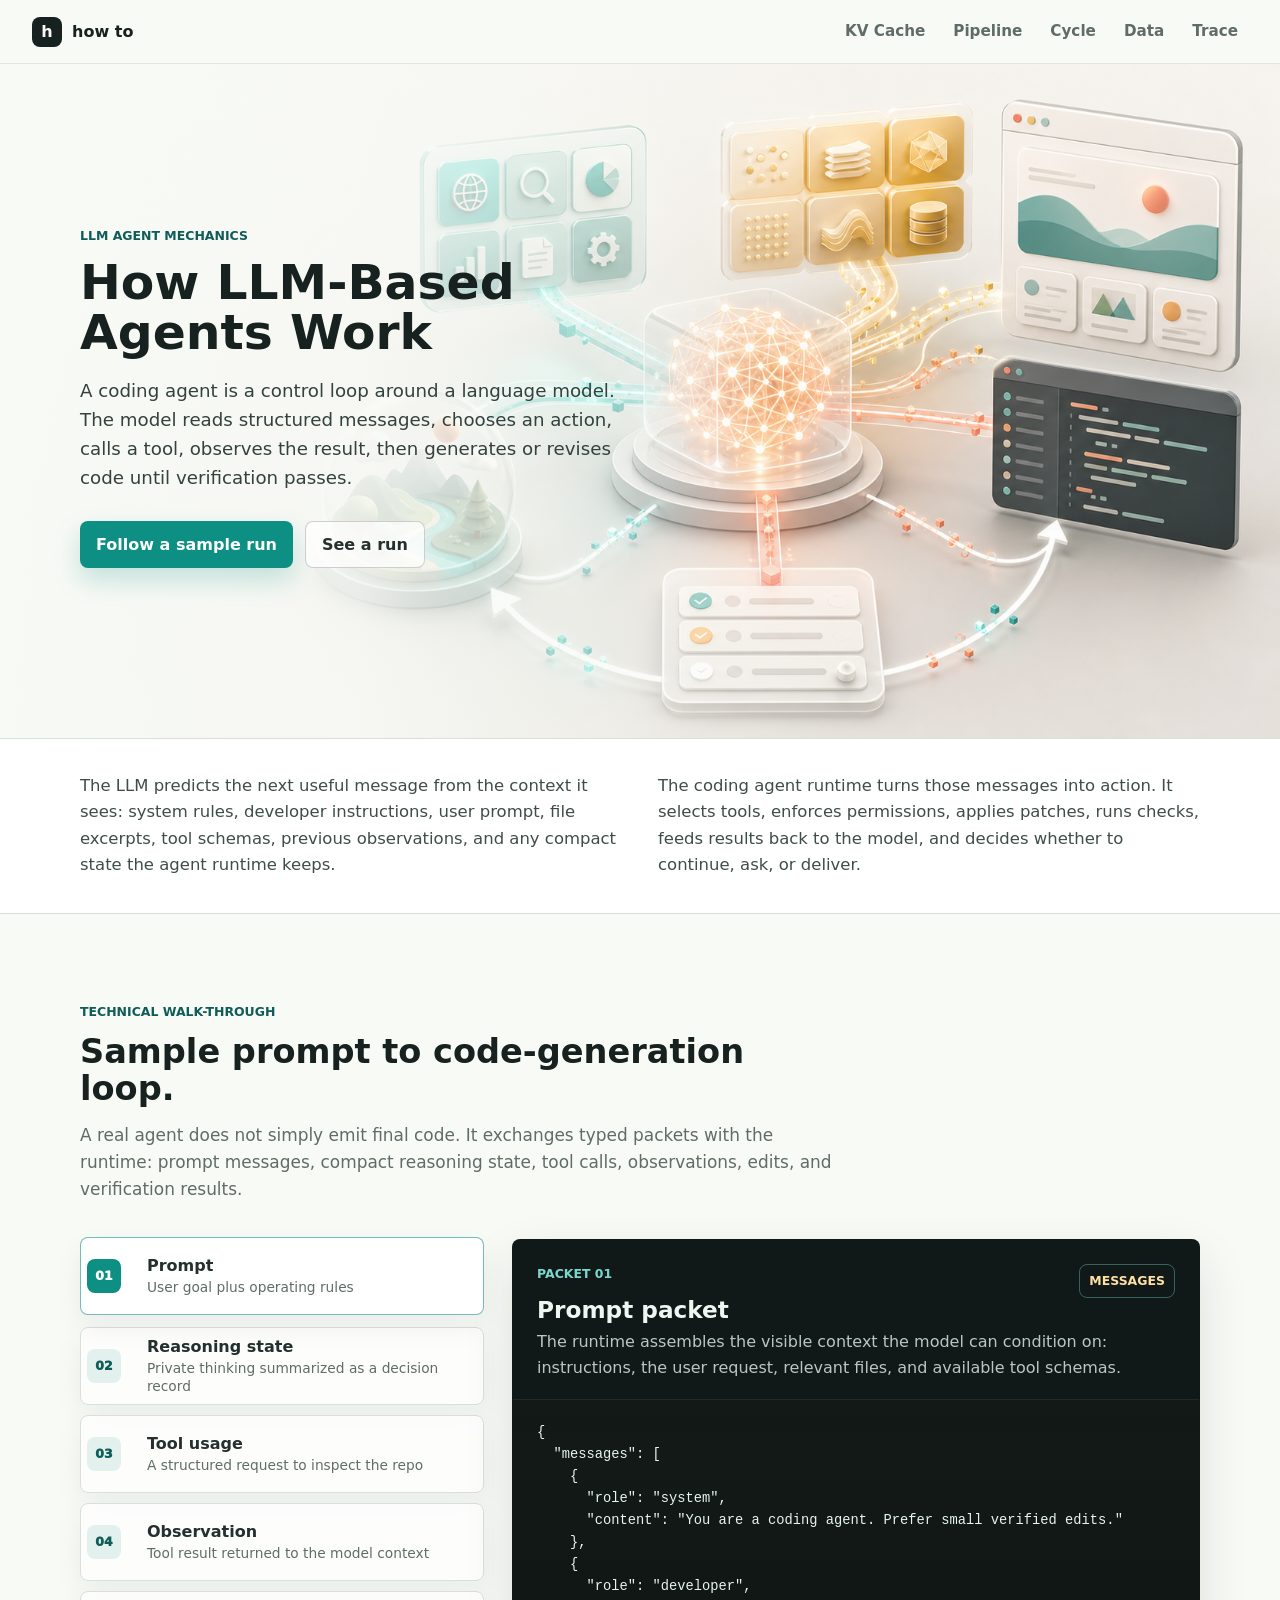
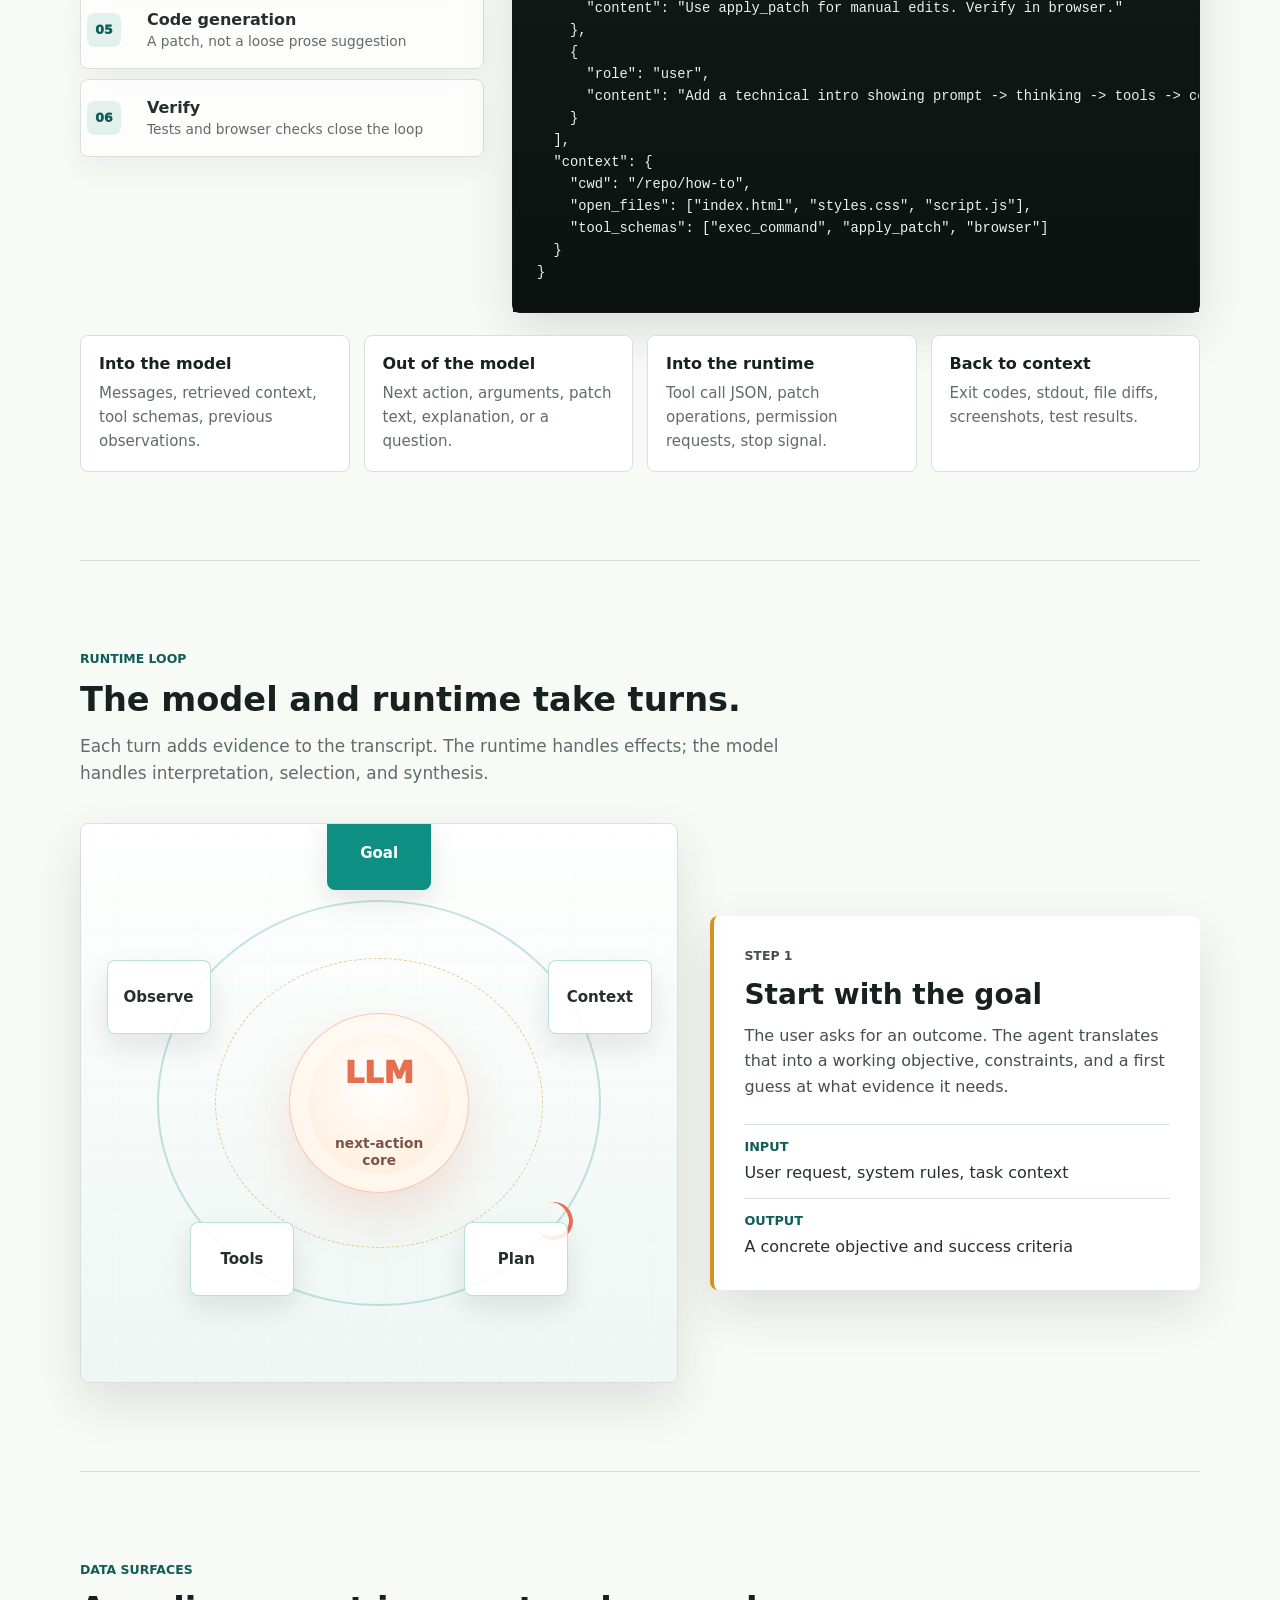
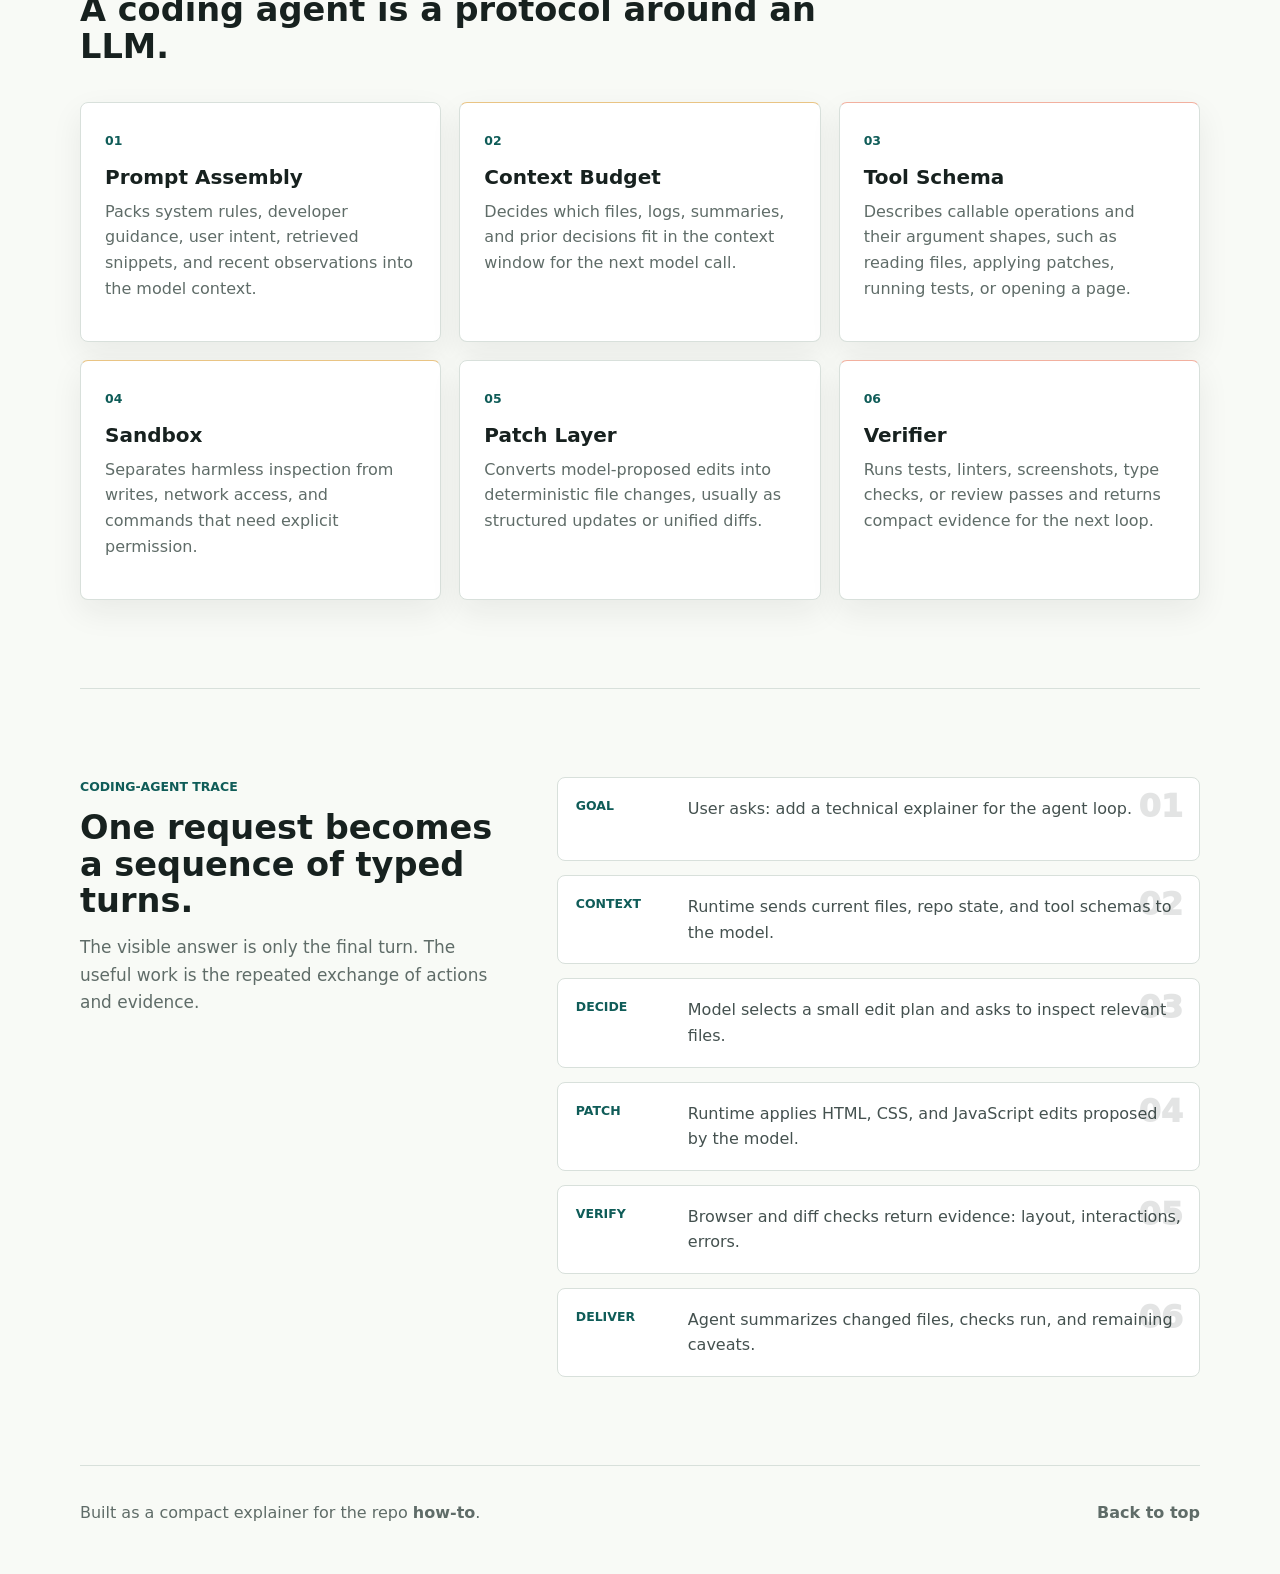
<file: index.html>
<!DOCTYPE html>
<html lang="en">
  <head>
    <meta charset="UTF-8" />
    <meta name="viewport" content="width=device-width, initial-scale=1.0" />
    <meta
      name="description"
      content="A technical illustrated web page explaining how LLM-based coding agents exchange messages, reasoning state, tool calls, observations, patches, and verification results."
    />
    <title>how to | How LLM-Based Agents Work</title>
    <link rel="preload" href="assets/agent-workflow.png" as="image" />
    <link rel="stylesheet" href="styles.css" />
  </head>
  <body>
    <header class="site-header" aria-label="Site header">
      <a class="brand" href="#top" aria-label="how to home">
        <span class="brand-mark" aria-hidden="true">h</span>
        <span>how to</span>
      </a>
      <nav aria-label="Page sections">
        <a href="kv-cache.html">KV Cache</a>
        <a href="#pipeline">Pipeline</a>
        <a href="#cycle">Cycle</a>
        <a href="#parts">Data</a>
        <a href="#trace">Trace</a>
      </nav>
    </header>

    <main id="top">
      <section class="hero" aria-labelledby="hero-title">
        <div class="hero-copy">
          <p class="eyebrow">LLM agent mechanics</p>
          <h1 id="hero-title">How LLM-Based Agents Work</h1>
          <p class="hero-lede">
            A coding agent is a control loop around a language model. The model
            reads structured messages, chooses an action, calls a tool, observes
            the result, then generates or revises code until verification passes.
          </p>
          <div class="hero-actions" aria-label="Primary links">
            <a class="button primary" href="#pipeline">Follow a sample run</a>
            <a class="button secondary" href="#trace">See a run</a>
          </div>
        </div>
      </section>

      <section class="intro-band" aria-label="Short explanation">
        <div class="intro-grid">
          <p>
            The LLM predicts the next useful message from the context it sees:
            system rules, developer instructions, user prompt, file excerpts,
            tool schemas, previous observations, and any compact state the agent
            runtime keeps.
          </p>
          <p>
            The coding agent runtime turns those messages into action. It
            selects tools, enforces permissions, applies patches, runs checks,
            feeds results back to the model, and decides whether to continue,
            ask, or deliver.
          </p>
        </div>
      </section>

      <section class="section technical-section" id="pipeline" aria-labelledby="pipeline-title">
        <div class="section-heading">
          <p class="eyebrow">Technical walk-through</p>
          <h2 id="pipeline-title">Sample prompt to code-generation loop.</h2>
          <p>
            A real agent does not simply emit final code. It exchanges typed
            packets with the runtime: prompt messages, compact reasoning state,
            tool calls, observations, edits, and verification results.
          </p>
        </div>

        <div class="pipeline-layout">
          <div class="flow-rail" aria-label="Sample agent data flow">
            <button class="flow-step active" data-packet="prompt">
              <span class="flow-index">01</span>
              <span>
                <strong>Prompt</strong>
                <small>User goal plus operating rules</small>
              </span>
            </button>
            <button class="flow-step" data-packet="thinking">
              <span class="flow-index">02</span>
              <span>
                <strong>Reasoning state</strong>
                <small>Private thinking summarized as a decision record</small>
              </span>
            </button>
            <button class="flow-step" data-packet="tool">
              <span class="flow-index">03</span>
              <span>
                <strong>Tool usage</strong>
                <small>A structured request to inspect the repo</small>
              </span>
            </button>
            <button class="flow-step" data-packet="observation">
              <span class="flow-index">04</span>
              <span>
                <strong>Observation</strong>
                <small>Tool result returned to the model context</small>
              </span>
            </button>
            <button class="flow-step" data-packet="code">
              <span class="flow-index">05</span>
              <span>
                <strong>Code generation</strong>
                <small>A patch, not a loose prose suggestion</small>
              </span>
            </button>
            <button class="flow-step" data-packet="verify">
              <span class="flow-index">06</span>
              <span>
                <strong>Verify</strong>
                <small>Tests and browser checks close the loop</small>
              </span>
            </button>
          </div>

          <article class="packet-panel" aria-live="polite">
            <div class="packet-header">
              <div>
                <p class="panel-kicker" id="packet-kicker">Packet 01</p>
                <h3 id="packet-title">Prompt packet</h3>
              </div>
              <span class="packet-badge" id="packet-badge">messages</span>
            </div>
            <p id="packet-copy">
              The runtime assembles the visible context the model can condition
              on: instructions, the user request, relevant files, and available
              tool schemas.
            </p>
            <pre class="code-window" aria-label="Data exchanged at this step"><code id="packet-code"></code></pre>
          </article>
        </div>

        <div class="exchange-grid" aria-label="What data moves across the loop">
          <article>
            <h3>Into the model</h3>
            <p>Messages, retrieved context, tool schemas, previous observations.</p>
          </article>
          <article>
            <h3>Out of the model</h3>
            <p>Next action, arguments, patch text, explanation, or a question.</p>
          </article>
          <article>
            <h3>Into the runtime</h3>
            <p>Tool call JSON, patch operations, permission requests, stop signal.</p>
          </article>
          <article>
            <h3>Back to context</h3>
            <p>Exit codes, stdout, file diffs, screenshots, test results.</p>
          </article>
        </div>
      </section>

      <section class="section" id="cycle" aria-labelledby="cycle-title">
        <div class="section-heading">
          <p class="eyebrow">Runtime loop</p>
          <h2 id="cycle-title">The model and runtime take turns.</h2>
          <p>
            Each turn adds evidence to the transcript. The runtime handles
            effects; the model handles interpretation, selection, and synthesis.
          </p>
        </div>

        <div class="cycle-layout">
          <div class="cycle-stage" aria-label="Interactive agent cycle diagram">
            <div class="cycle-ring" aria-hidden="true"></div>
            <button class="cycle-node active" data-step="goal" style="--x: 50%; --y: 6%">
              <span>Goal</span>
            </button>
            <button class="cycle-node" data-step="context" style="--x: 87%; --y: 31%">
              <span>Context</span>
            </button>
            <button class="cycle-node" data-step="plan" style="--x: 73%; --y: 78%">
              <span>Plan</span>
            </button>
            <button class="cycle-node" data-step="tools" style="--x: 27%; --y: 78%">
              <span>Tools</span>
            </button>
            <button class="cycle-node" data-step="observe" style="--x: 13%; --y: 31%">
              <span>Observe</span>
            </button>
            <div class="agent-core">
              <span class="core-label">LLM</span>
              <span class="core-subtitle">next-action core</span>
            </div>
          </div>

          <article class="focus-panel" aria-live="polite">
            <p class="panel-kicker" id="focus-kicker">Step 1</p>
            <h3 id="focus-title">Start with the goal</h3>
            <p id="focus-copy">
              The user asks for an outcome. The agent translates that into a
              working objective, constraints, and a first guess at what evidence
              it needs.
            </p>
            <dl class="focus-details">
              <div>
                <dt>Input</dt>
                <dd id="focus-input">User request, system rules, task context</dd>
              </div>
              <div>
                <dt>Output</dt>
                <dd id="focus-output">A concrete objective and success criteria</dd>
              </div>
            </dl>
          </article>
        </div>
      </section>

      <section class="section parts-section" id="parts" aria-labelledby="parts-title">
        <div class="section-heading">
          <p class="eyebrow">Data surfaces</p>
          <h2 id="parts-title">A coding agent is a protocol around an LLM.</h2>
        </div>

        <div class="module-grid">
          <article class="module-card">
            <span class="module-index">01</span>
            <h3>Prompt Assembly</h3>
            <p>
              Packs system rules, developer guidance, user intent, retrieved
              snippets, and recent observations into the model context.
            </p>
          </article>
          <article class="module-card">
            <span class="module-index">02</span>
            <h3>Context Budget</h3>
            <p>
              Decides which files, logs, summaries, and prior decisions fit in
              the context window for the next model call.
            </p>
          </article>
          <article class="module-card">
            <span class="module-index">03</span>
            <h3>Tool Schema</h3>
            <p>
              Describes callable operations and their argument shapes, such as
              reading files, applying patches, running tests, or opening a page.
            </p>
          </article>
          <article class="module-card">
            <span class="module-index">04</span>
            <h3>Sandbox</h3>
            <p>
              Separates harmless inspection from writes, network access, and
              commands that need explicit permission.
            </p>
          </article>
          <article class="module-card">
            <span class="module-index">05</span>
            <h3>Patch Layer</h3>
            <p>
              Converts model-proposed edits into deterministic file changes,
              usually as structured updates or unified diffs.
            </p>
          </article>
          <article class="module-card">
            <span class="module-index">06</span>
            <h3>Verifier</h3>
            <p>
              Runs tests, linters, screenshots, type checks, or review passes
              and returns compact evidence for the next loop.
            </p>
          </article>
        </div>
      </section>

      <section class="section split-section" id="trace" aria-labelledby="trace-title">
        <div class="section-heading compact">
          <p class="eyebrow">Coding-agent trace</p>
          <h2 id="trace-title">One request becomes a sequence of typed turns.</h2>
          <p>
            The visible answer is only the final turn. The useful work is the
            repeated exchange of actions and evidence.
          </p>
        </div>

        <ol class="trace-list">
          <li>
            <span class="trace-type">Goal</span>
            <p>User asks: add a technical explainer for the agent loop.</p>
          </li>
          <li>
            <span class="trace-type">Context</span>
            <p>Runtime sends current files, repo state, and tool schemas to the model.</p>
          </li>
          <li>
            <span class="trace-type">Decide</span>
            <p>Model selects a small edit plan and asks to inspect relevant files.</p>
          </li>
          <li>
            <span class="trace-type">Patch</span>
            <p>Runtime applies HTML, CSS, and JavaScript edits proposed by the model.</p>
          </li>
          <li>
            <span class="trace-type">Verify</span>
            <p>Browser and diff checks return evidence: layout, interactions, errors.</p>
          </li>
          <li>
            <span class="trace-type">Deliver</span>
            <p>Agent summarizes changed files, checks run, and remaining caveats.</p>
          </li>
        </ol>
      </section>
    </main>

    <footer class="site-footer">
      <p>Built as a compact explainer for the repo <strong>how-to</strong>.</p>
      <a href="#top">Back to top</a>
    </footer>

    <script src="script.js"></script>
  </body>
</html>
</file>
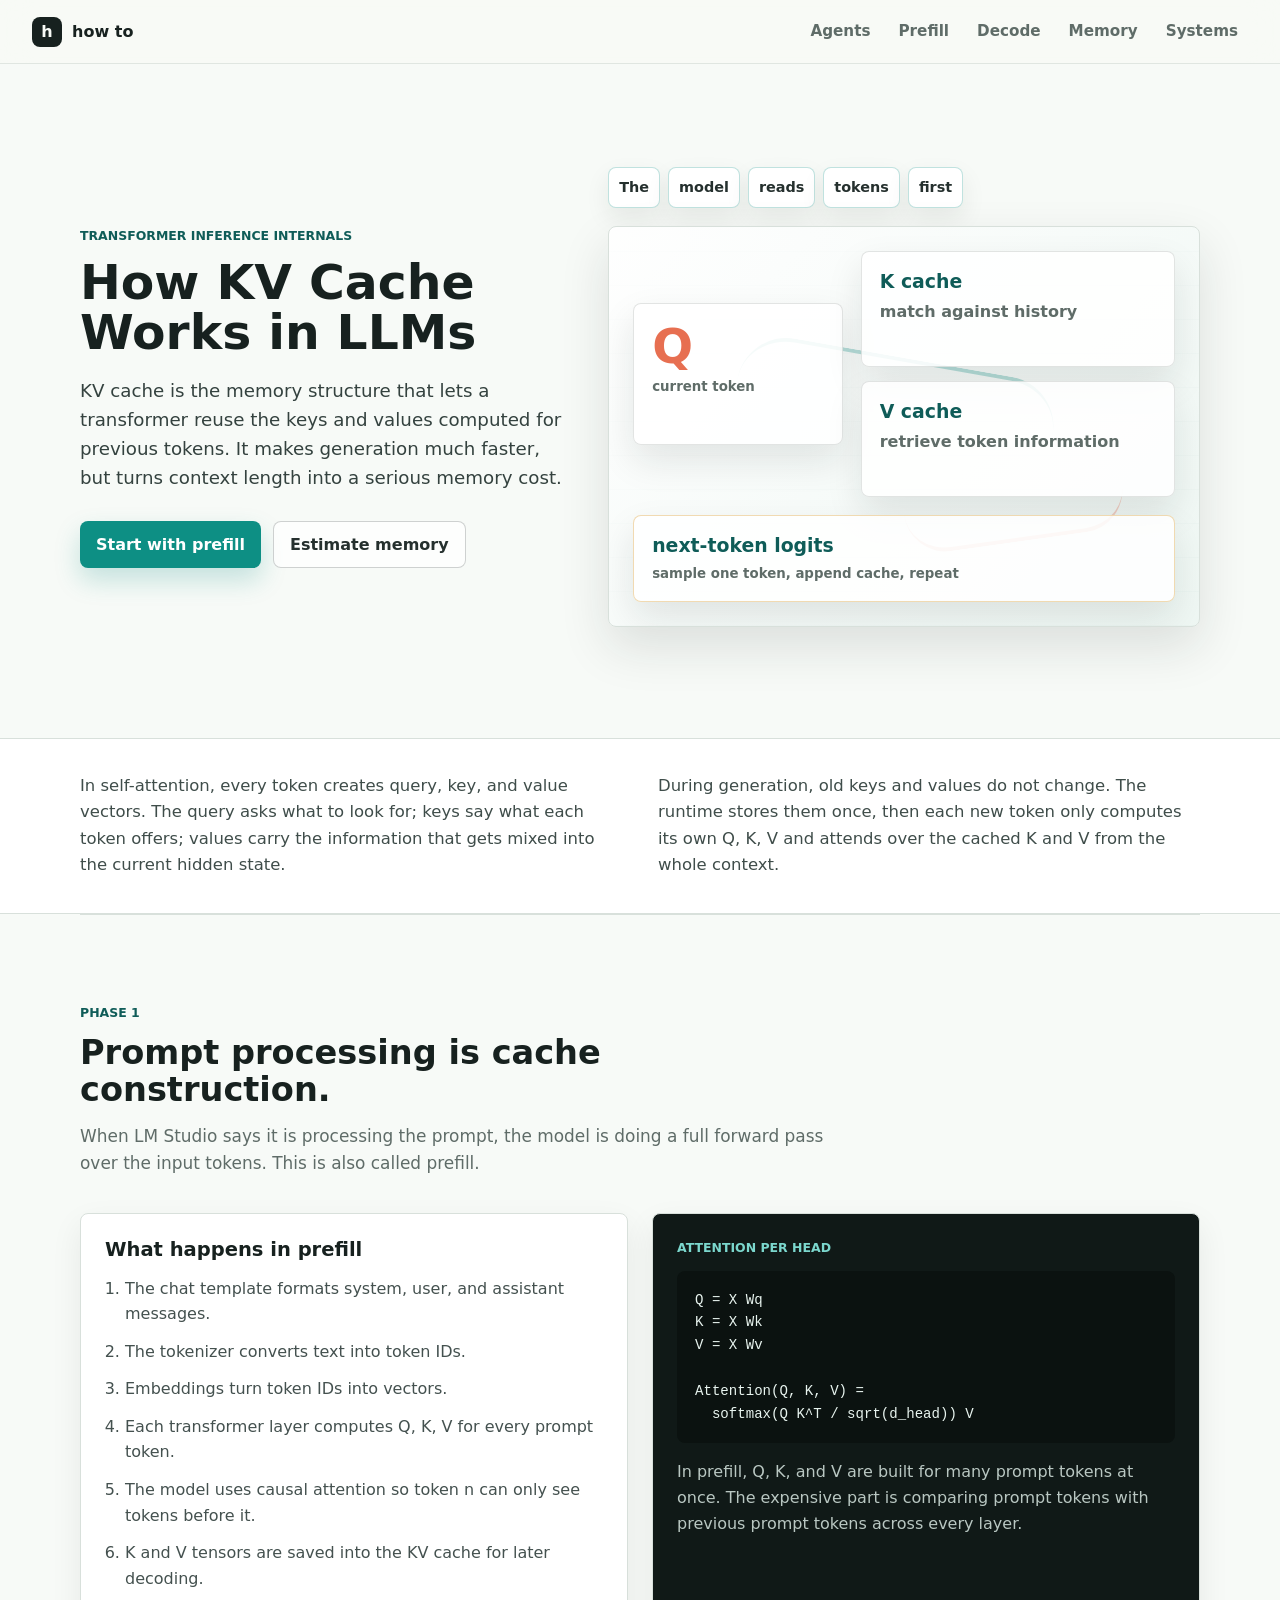
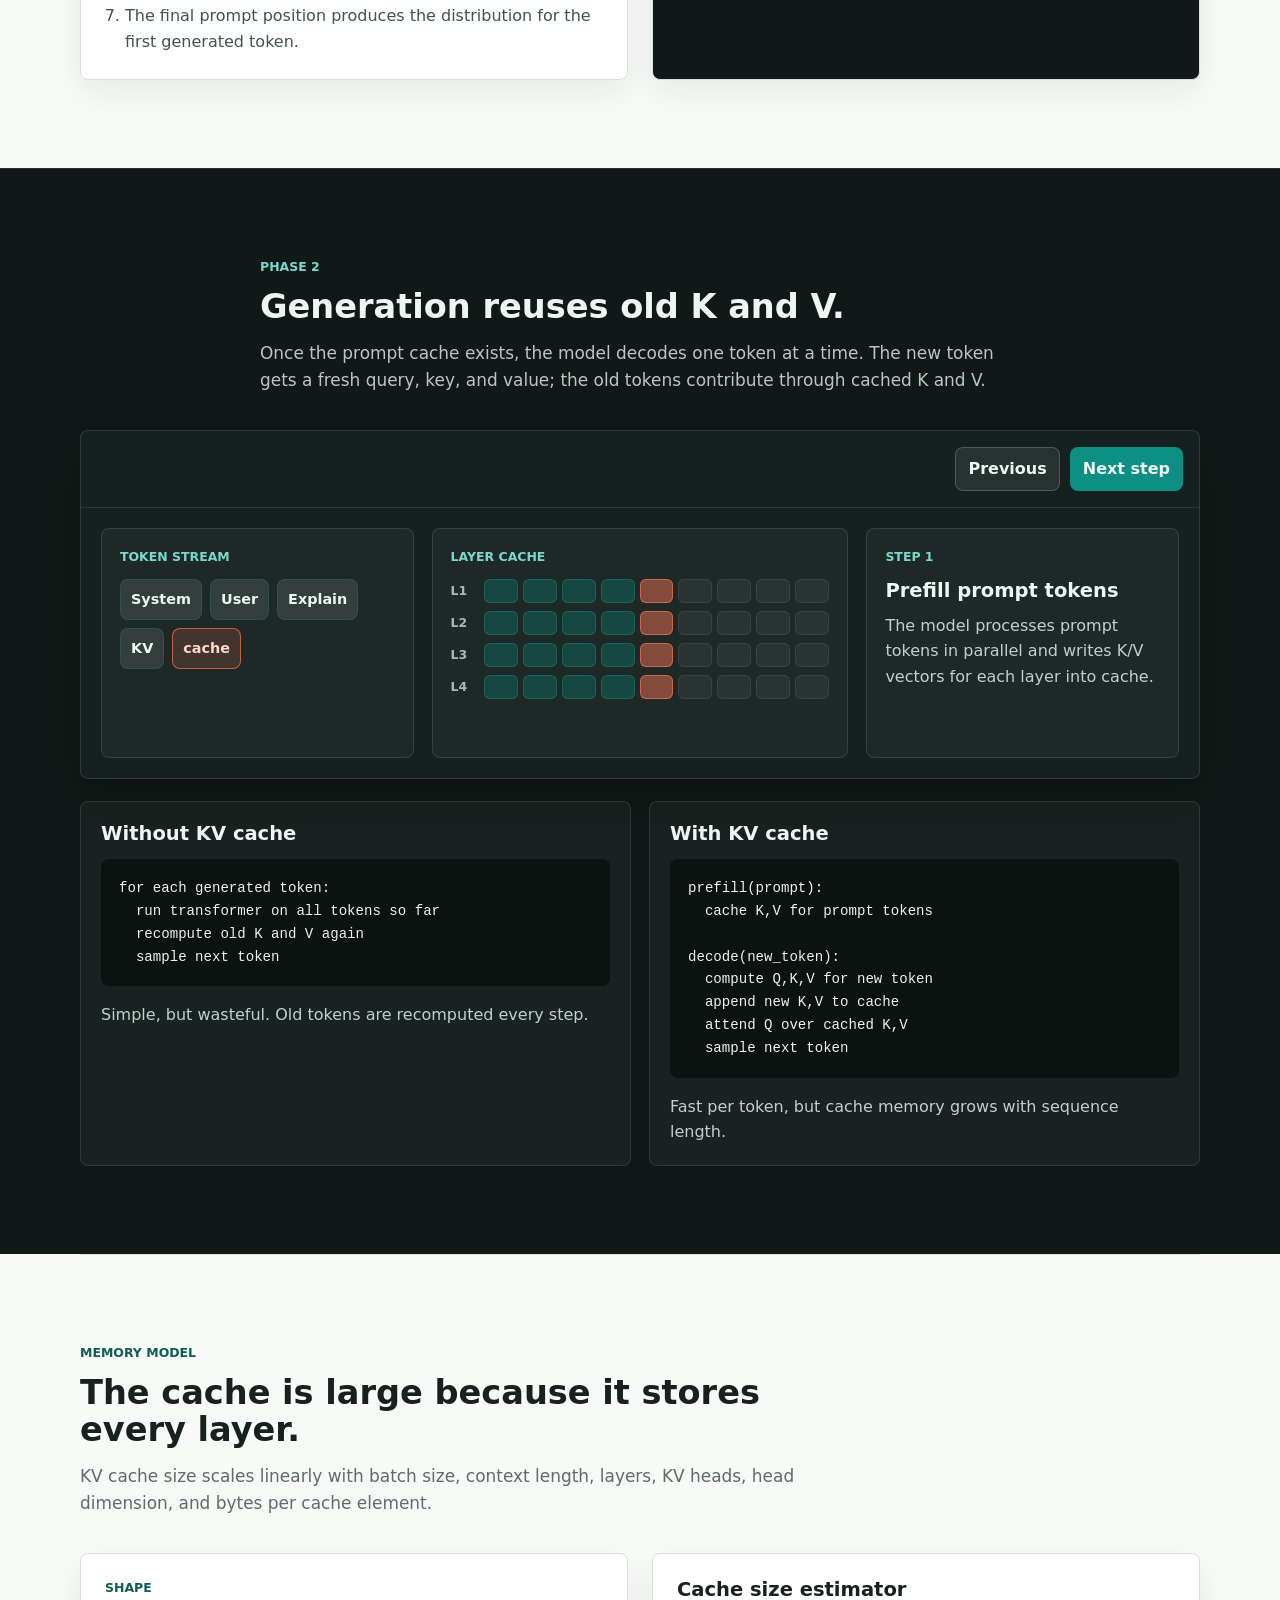
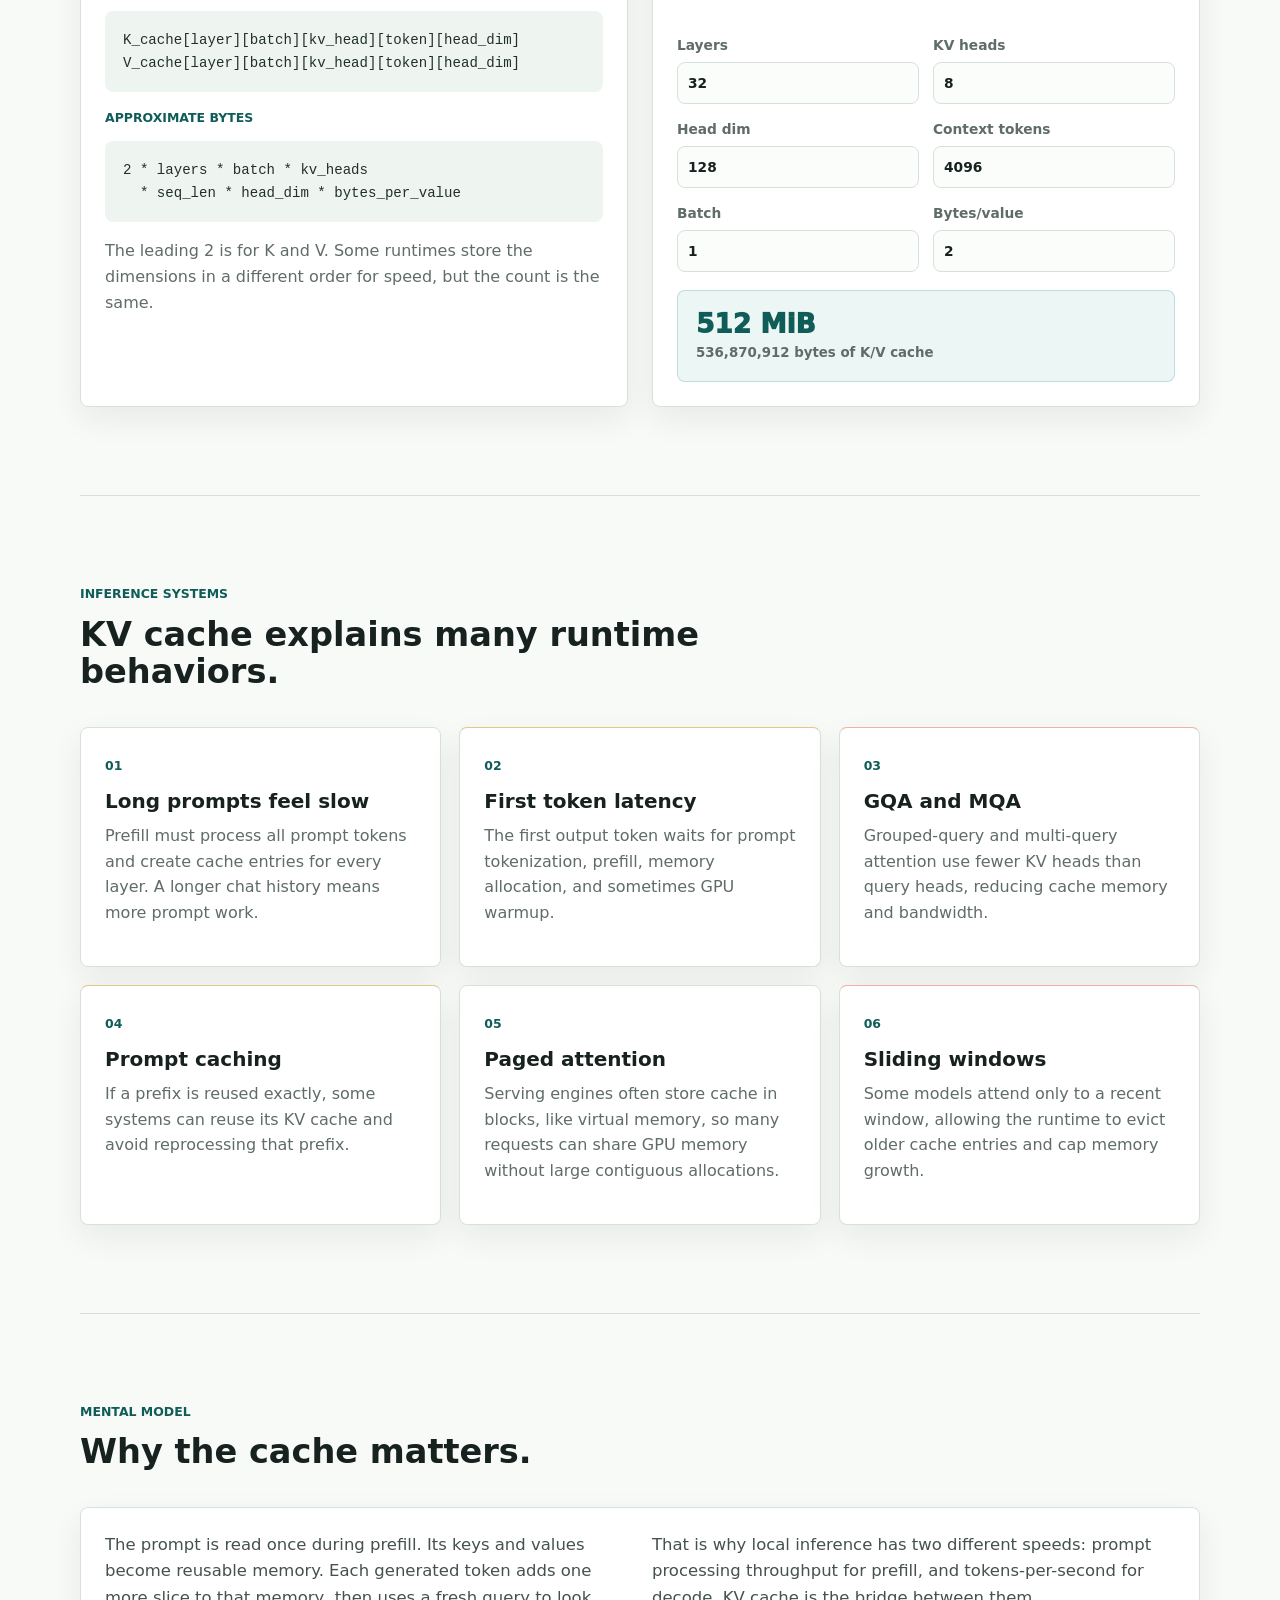
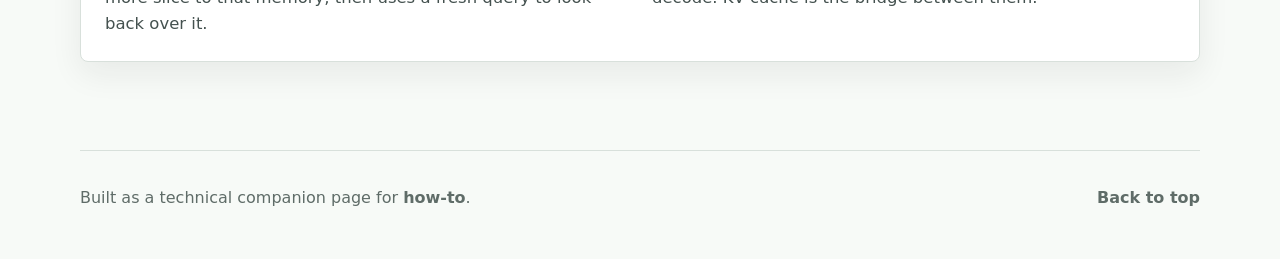
<file: kv-cache.html>
<!DOCTYPE html>
<html lang="en">
  <head>
    <meta charset="UTF-8" />
    <meta name="viewport" content="width=device-width, initial-scale=1.0" />
    <meta
      name="description"
      content="A technical visual explanation of how KV cache is used in transformer LLM inference, including prefill, decode, tensor shapes, and memory cost."
    />
    <title>how to | How KV Cache Works in LLMs</title>
    <link rel="stylesheet" href="styles.css" />
  </head>
  <body class="kv-page">
    <header class="site-header" aria-label="Site header">
      <a class="brand" href="index.html" aria-label="how to home">
        <span class="brand-mark" aria-hidden="true">h</span>
        <span>how to</span>
      </a>
      <nav aria-label="Page sections">
        <a href="index.html">Agents</a>
        <a href="#prefill">Prefill</a>
        <a href="#decode">Decode</a>
        <a href="#memory">Memory</a>
        <a href="#systems">Systems</a>
      </nav>
    </header>

    <main id="top">
      <section class="kv-hero" aria-labelledby="kv-title">
        <div class="kv-hero-copy">
          <p class="eyebrow">Transformer inference internals</p>
          <h1 id="kv-title">How KV Cache Works in LLMs</h1>
          <p class="hero-lede">
            KV cache is the memory structure that lets a transformer reuse the
            keys and values computed for previous tokens. It makes generation
            much faster, but turns context length into a serious memory cost.
          </p>
          <div class="hero-actions" aria-label="Primary links">
            <a class="button primary" href="#prefill">Start with prefill</a>
            <a class="button secondary" href="#memory">Estimate memory</a>
          </div>
        </div>

        <div class="kv-visual" aria-label="KV cache high-level diagram">
          <div class="token-strip" aria-label="Prompt tokens">
            <span>The</span>
            <span>model</span>
            <span>reads</span>
            <span>tokens</span>
            <span>first</span>
          </div>
          <div class="attention-board">
            <div class="query-card">
              <strong>Q</strong>
              <small>current token</small>
            </div>
            <div class="cache-stack">
              <div><strong>K cache</strong><span>match against history</span></div>
              <div><strong>V cache</strong><span>retrieve token information</span></div>
            </div>
            <div class="logit-card">
              <strong>next-token logits</strong>
              <small>sample one token, append cache, repeat</small>
            </div>
          </div>
        </div>
      </section>

      <section class="intro-band" aria-label="KV cache summary">
        <div class="intro-grid">
          <p>
            In self-attention, every token creates query, key, and value
            vectors. The query asks what to look for; keys say what each token
            offers; values carry the information that gets mixed into the
            current hidden state.
          </p>
          <p>
            During generation, old keys and values do not change. The runtime
            stores them once, then each new token only computes its own Q, K, V
            and attends over the cached K and V from the whole context.
          </p>
        </div>
      </section>

      <section class="section kv-section" id="prefill" aria-labelledby="prefill-title">
        <div class="section-heading">
          <p class="eyebrow">Phase 1</p>
          <h2 id="prefill-title">Prompt processing is cache construction.</h2>
          <p>
            When LM Studio says it is processing the prompt, the model is doing
            a full forward pass over the input tokens. This is also called
            prefill.
          </p>
        </div>

        <div class="kv-two-column">
          <article class="technical-card">
            <h3>What happens in prefill</h3>
            <ol class="dense-list">
              <li>The chat template formats system, user, and assistant messages.</li>
              <li>The tokenizer converts text into token IDs.</li>
              <li>Embeddings turn token IDs into vectors.</li>
              <li>Each transformer layer computes Q, K, V for every prompt token.</li>
              <li>The model uses causal attention so token n can only see tokens before it.</li>
              <li>K and V tensors are saved into the KV cache for later decoding.</li>
              <li>The final prompt position produces the distribution for the first generated token.</li>
            </ol>
          </article>

          <article class="formula-card">
            <p class="panel-kicker">Attention per head</p>
            <pre><code>Q = X Wq
K = X Wk
V = X Wv

Attention(Q, K, V) =
  softmax(Q K^T / sqrt(d_head)) V</code></pre>
            <p>
              In prefill, Q, K, and V are built for many prompt tokens at once.
              The expensive part is comparing prompt tokens with previous prompt
              tokens across every layer.
            </p>
          </article>
        </div>
      </section>

      <section class="section kv-dark-section" id="decode" aria-labelledby="decode-title">
        <div class="section-heading">
          <p class="eyebrow">Phase 2</p>
          <h2 id="decode-title">Generation reuses old K and V.</h2>
          <p>
            Once the prompt cache exists, the model decodes one token at a time.
            The new token gets a fresh query, key, and value; the old tokens
            contribute through cached K and V.
          </p>
        </div>

        <div class="decode-simulator" aria-label="Interactive decode simulator">
          <div class="sim-controls">
            <button class="sim-button" type="button" id="kv-prev">Previous</button>
            <button class="sim-button primary" type="button" id="kv-next">Next step</button>
          </div>
          <div class="sim-stage">
            <div class="sim-column">
              <p class="panel-kicker">Token stream</p>
              <div class="sim-tokens" id="kv-tokens"></div>
            </div>
            <div class="sim-column">
              <p class="panel-kicker">Layer cache</p>
              <div class="cache-grid" id="kv-cache-grid"></div>
            </div>
            <div class="sim-column">
              <p class="panel-kicker" id="kv-step-label">Step 1</p>
              <h3 id="kv-step-title">Prefill prompt tokens</h3>
              <p id="kv-step-copy">
                The model processes prompt tokens in parallel and writes K/V
                vectors for each layer into cache.
              </p>
            </div>
          </div>
        </div>

        <div class="code-split">
          <article>
            <h3>Without KV cache</h3>
            <pre><code>for each generated token:
  run transformer on all tokens so far
  recompute old K and V again
  sample next token</code></pre>
            <p>Simple, but wasteful. Old tokens are recomputed every step.</p>
          </article>
          <article>
            <h3>With KV cache</h3>
            <pre><code>prefill(prompt):
  cache K,V for prompt tokens

decode(new_token):
  compute Q,K,V for new token
  append new K,V to cache
  attend Q over cached K,V
  sample next token</code></pre>
            <p>Fast per token, but cache memory grows with sequence length.</p>
          </article>
        </div>
      </section>

      <section class="section kv-section" id="memory" aria-labelledby="memory-title">
        <div class="section-heading">
          <p class="eyebrow">Memory model</p>
          <h2 id="memory-title">The cache is large because it stores every layer.</h2>
          <p>
            KV cache size scales linearly with batch size, context length,
            layers, KV heads, head dimension, and bytes per cache element.
          </p>
        </div>

        <div class="memory-layout">
          <article class="formula-card light">
            <p class="panel-kicker">Shape</p>
            <pre><code>K_cache[layer][batch][kv_head][token][head_dim]
V_cache[layer][batch][kv_head][token][head_dim]</code></pre>
            <p class="panel-kicker">Approximate bytes</p>
            <pre><code>2 * layers * batch * kv_heads
  * seq_len * head_dim * bytes_per_value</code></pre>
            <p>
              The leading 2 is for K and V. Some runtimes store the dimensions
              in a different order for speed, but the count is the same.
            </p>
          </article>

          <article class="calculator-card">
            <h3>Cache size estimator</h3>
            <div class="calc-grid">
              <label>
                Layers
                <input id="calc-layers" type="number" min="1" max="160" value="32" />
              </label>
              <label>
                KV heads
                <input id="calc-heads" type="number" min="1" max="128" value="8" />
              </label>
              <label>
                Head dim
                <input id="calc-dim" type="number" min="16" max="512" value="128" />
              </label>
              <label>
                Context tokens
                <input id="calc-seq" type="number" min="1" max="262144" value="4096" />
              </label>
              <label>
                Batch
                <input id="calc-batch" type="number" min="1" max="64" value="1" />
              </label>
              <label>
                Bytes/value
                <input id="calc-bytes" type="number" min="1" max="8" value="2" />
              </label>
            </div>
            <div class="calc-result" aria-live="polite">
              <span id="calc-result">512 MiB</span>
              <small id="calc-detail">536,870,912 bytes of K/V cache</small>
            </div>
          </article>
        </div>
      </section>

      <section class="section kv-section" id="systems" aria-labelledby="systems-title">
        <div class="section-heading">
          <p class="eyebrow">Inference systems</p>
          <h2 id="systems-title">KV cache explains many runtime behaviors.</h2>
        </div>

        <div class="module-grid">
          <article class="module-card">
            <span class="module-index">01</span>
            <h3>Long prompts feel slow</h3>
            <p>
              Prefill must process all prompt tokens and create cache entries
              for every layer. A longer chat history means more prompt work.
            </p>
          </article>
          <article class="module-card">
            <span class="module-index">02</span>
            <h3>First token latency</h3>
            <p>
              The first output token waits for prompt tokenization, prefill,
              memory allocation, and sometimes GPU warmup.
            </p>
          </article>
          <article class="module-card">
            <span class="module-index">03</span>
            <h3>GQA and MQA</h3>
            <p>
              Grouped-query and multi-query attention use fewer KV heads than
              query heads, reducing cache memory and bandwidth.
            </p>
          </article>
          <article class="module-card">
            <span class="module-index">04</span>
            <h3>Prompt caching</h3>
            <p>
              If a prefix is reused exactly, some systems can reuse its KV cache
              and avoid reprocessing that prefix.
            </p>
          </article>
          <article class="module-card">
            <span class="module-index">05</span>
            <h3>Paged attention</h3>
            <p>
              Serving engines often store cache in blocks, like virtual memory,
              so many requests can share GPU memory without large contiguous
              allocations.
            </p>
          </article>
          <article class="module-card">
            <span class="module-index">06</span>
            <h3>Sliding windows</h3>
            <p>
              Some models attend only to a recent window, allowing the runtime
              to evict older cache entries and cap memory growth.
            </p>
          </article>
        </div>
      </section>

      <section class="section kv-section" aria-labelledby="mental-model-title">
        <div class="section-heading compact">
          <p class="eyebrow">Mental model</p>
          <h2 id="mental-model-title">Why the cache matters.</h2>
        </div>
        <div class="summary-band">
          <p>
            The prompt is read once during prefill. Its keys and values become
            reusable memory. Each generated token adds one more slice to that
            memory, then uses a fresh query to look back over it.
          </p>
          <p>
            That is why local inference has two different speeds: prompt
            processing throughput for prefill, and tokens-per-second for decode.
            KV cache is the bridge between them.
          </p>
        </div>
      </section>
    </main>

    <footer class="site-footer">
      <p>Built as a technical companion page for <strong>how-to</strong>.</p>
      <a href="#top">Back to top</a>
    </footer>

    <script src="kv-cache.js"></script>
  </body>
</html>
</file>
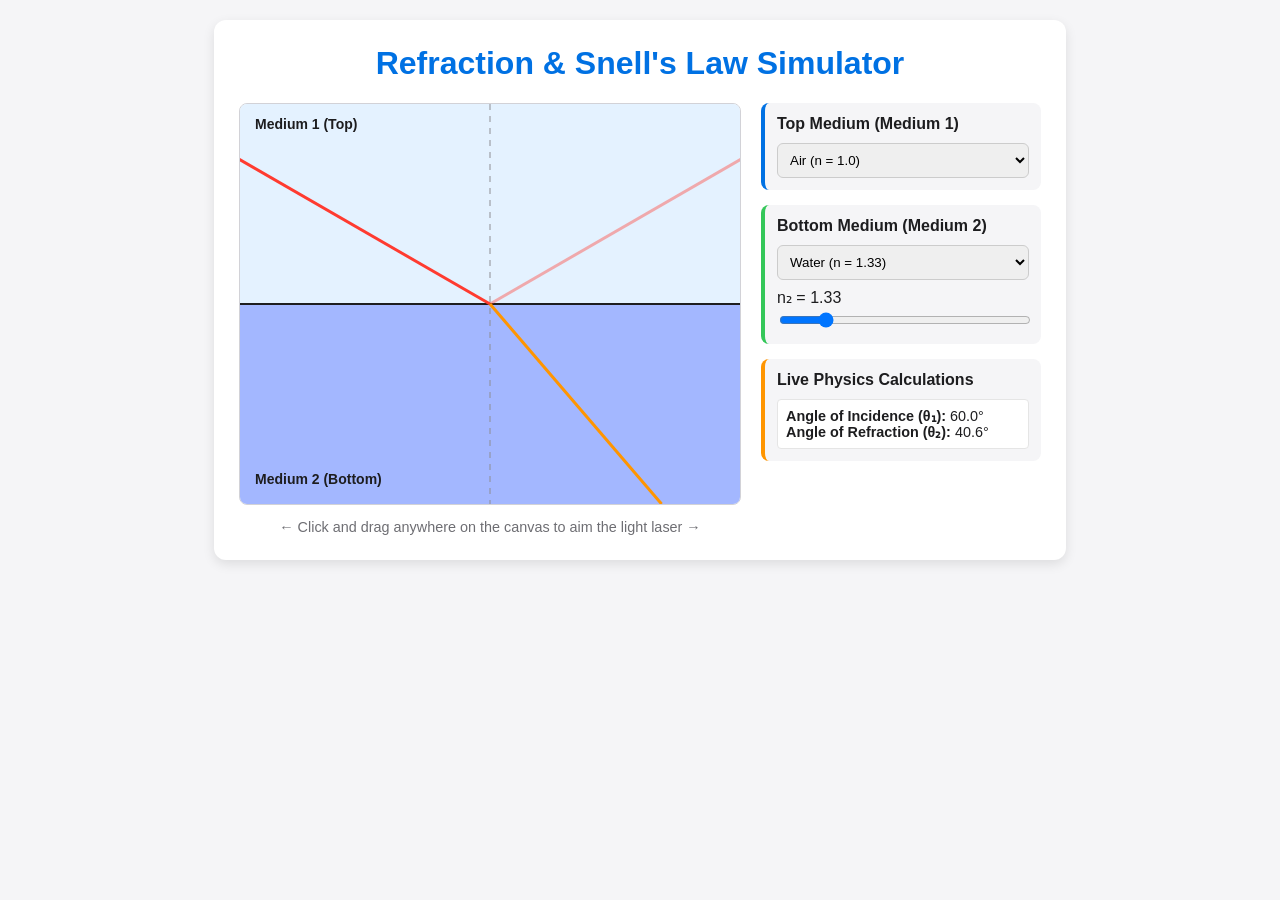
<file: refr.html>
<!DOCTYPE html>
<html lang="en">
<head>
    <meta charset="UTF-8">
    <meta name="viewport" content="width=device-width, initial-scale=1.0">
    <title>Refraction of Light Simulator</title>
    <style>
        body {
            font-family: -apple-system, BlinkMacSystemFont, "Segoe UI", Roboto, Helvetica, Arial, sans-serif;
            background-color: #f5f5f7;
            color: #1d1d1f;
            margin: 0;
            padding: 20px;
            display: flex;
            flex-direction: column;
            align-items: center;
        }
        .container {
            max-width: 900px;
            background: white;
            padding: 25px;
            border-radius: 12px;
            box-shadow: 0 4px 12px rgba(0,0,0,0.1);
        }
        h1 { text-align: center; margin-top: 0; color: #0071e3; }
        .layout {
            display: flex;
            gap: 20px;
            flex-wrap: wrap;
        }
        .controls {
            flex: 1;
            min-width: 280px;
            display: flex;
            flex-direction: column;
            gap: 15px;
        }
        .control-group {
            background: #f5f5f7;
            padding: 12px;
            border-radius: 8px;
            border-left: 4px solid #0071e3;
        }
        .control-group.medium2 { border-left-color: #34c759; }
        label { font-weight: bold; display: block; margin-bottom: 5px; }
        input[type="range"] { width: 100%; margin-top: 5px; }
        select { width: 100%; padding: 8px; border-radius: 6px; border: 1px solid #ccc; margin-top: 5px; }
        .stats {
            margin-top: 10px;
            font-size: 0.9em;
            background: #fff;
            padding: 8px;
            border-radius: 4px;
            border: 1px solid #e5e5e5;
        }
        .visualization {
            position: relative;
        }
        canvas {
            border: 1px solid #d2d2d7;
            border-radius: 8px;
            background-color: #fff;
            cursor: crosshair;
        }
        .instructions {
            font-size: 0.9em;
            color: #6e6e73;
            text-align: center;
            margin-top: 10px;
        }
    </style>
</head>
<body>

<div class="container">
    <h1>Refraction & Snell's Law Simulator</h1>
    
    <div class="layout">
        <div class="visualization">
            <canvas id="opticsCanvas" width="500" height="400"></canvas>
            <div class="instructions">← Click and drag anywhere on the canvas to aim the light laser →</div>
        </div>

        <div class="controls">
            <div class="control-group">
                <label>Top Medium (Medium 1)</label>
                <select id="preset1" onchange="applyPreset(1)">
                    <option value="1.0" selected>Air (n = 1.0)</option>
                    <option value="1.33">Water (n = 1.33)</option>
                    <option value="1.5">Glass (n = 1.5)</option>
                    <option value="2.42">Diamond (n = 2.42)</option>
                    <option value="custom">Custom Index...</option>
                </select>
                <div id="custom-n1-box" style="display:none; margin-top:8px;">
                    <span id="n1-val">n₁ = 1.00</span>
                    <input type="range" id="n1" min="1.0" max="3.0" step="0.01" value="1.0">
                </div>
            </div>

            <div class="control-group medium2">
                <label>Bottom Medium (Medium 2)</label>
                <select id="preset2" onchange="applyPreset(2)">
                    <option value="1.0">Air (n = 1.0)</option>
                    <option value="1.33" selected>Water (n = 1.33)</option>
                    <option value="1.5">Glass (n = 1.5)</option>
                    <option value="2.42">Diamond (n = 2.42)</option>
                    <option value="custom">Custom Index...</option>
                </select>
                <div id="custom-n2-box" style="display:block; margin-top:8px;">
                    <span id="n2-val">n₂ = 1.33</span>
                    <input type="range" id="n2" min="1.0" max="3.0" step="0.01" value="1.33">
                </div>
            </div>

            <div class="control-group" style="border-left-color: #ff9500;">
                <label>Live Physics Calculations</label>
                <div class="stats">
                    <strong>Angle of Incidence (θ₁):</strong> <span id="lbl-theta1">0°</span><br>
                    <strong>Angle of Refraction (θ₂):</strong> <span id="lbl-theta2">0°</span><br>
                    <div id="tir-warning" style="color: red; font-weight: bold; margin-top: 5px; display: none;">
                        ⚠️ Total Internal Reflection!
                    </div>
                </div>
            </div>
        </div>
    </div>
</div>

<script>
const canvas = document.getElementById('opticsCanvas');
const ctx = canvas.getContext('2d');

// Physics & State variables
let n1 = 1.0;
let n2 = 1.33;
let laserAngle = 210; // Degrees relative to the standard system (pointing down-right initially)
let isDragging = false;

const centerX = canvas.width / 2;
const centerY = canvas.height / 2;

// DOM Elements
const n1Slider = document.getElementById('n1');
const n2Slider = document.getElementById('n2');
const n1Val = document.getElementById('n1-val');
const n2Val = document.getElementById('n2-val');
const preset1 = document.getElementById('preset1');
const preset2 = document.getElementById('preset2');
const customN1Box = document.getElementById('custom-n1-box');
const customN2Box = document.getElementById('custom-n2-box');

const lblTheta1 = document.getElementById('lbl-theta1');
const lblTheta2 = document.getElementById('lbl-theta2');
const tirWarning = document.getElementById('tir-warning');

// Handle UI Preset Changes
function applyPreset(mediumNum) {
    if (mediumNum === 1) {
        if (preset1.value === 'custom') {
            customN1Box.style.display = 'block';
        } else {
            customN1Box.style.display = 'none';
            n1 = parseFloat(preset1.value);
            n1Slider.value = n1;
        }
    } else {
        if (preset2.value === 'custom') {
            customN2Box.style.display = 'block';
        } else {
            customN2Box.style.display = 'none';
            n2 = parseFloat(preset2.value);
            n2Slider.value = n2;
        }
    }
    updateUIStrings();
    draw();
}

function updateUIStrings() {
    n1Val.innerText = `n₁ = ${parseFloat(n1).toFixed(2)}`;
    n2Val.innerText = `n₂ = ${parseFloat(n2).toFixed(2)}`;
}

// Event Listeners for Sliders
n1Slider.addEventListener('input', (e) => { n1 = parseFloat(e.target.value); updateUIStrings(); draw(); });
n2Slider.addEventListener('input', (e) => { n2 = parseFloat(e.target.value); updateUIStrings(); draw(); });

// Mouse/Touch Interaction to aim the Laser
function aimLaser(e) {
    const rect = canvas.getBoundingClientRect();
    const x = (e.clientX || e.touches[0].clientX) - rect.left;
    const y = (e.clientY || e.touches[0].clientY) - rect.top;
    
    // Prevent calculation if mouse is exactly on the boundary line or bottom half
    if(y >= centerY) return;

    // Calculate angle from boundary intersection point
    let angleRad = Math.atan2(y - centerY, x - centerX);
    laserAngle = angleRad * (180 / Math.PI);
    draw();
}

canvas.addEventListener('mousedown', (e) => { isDragging = true; aimLaser(e); });
window.addEventListener('mouseup', () => isDragging = false);
canvas.addEventListener('mousemove', (e) => { if (isDragging) aimLaser(e); });

canvas.addEventListener('touchstart', (e) => { isDragging = true; aimLaser(e); });
window.addEventListener('touchend', () => isDragging = false);
canvas.addEventListener('touchmove', (e) => { if (isDragging) aimLaser(e); });

// Core Render Logic
function draw() {
    // 1. Clean Canvas
    ctx.clearRect(0, 0, canvas.width, canvas.height);

    // 2. Draw Environments
    // Top environment (Medium 1)
    ctx.fillStyle = '#e4f2ff';
    ctx.fillRect(0, 0, canvas.width, centerY);
    
    // Bottom environment (Medium 2) - Higher index gets deeper blue hue
    const blueIntensity = Math.min(255, Math.floor(200 - (n2 - 1) * 50));
    ctx.fillStyle = `rgb(${blueIntensity-20}, ${blueIntensity}, 255)`;
    ctx.fillRect(0, centerY, canvas.width, centerY);

    // 3. Draw Normal Line (Dashed axis vertical line)
    ctx.strokeStyle = '#8e8e93';
    ctx.setLineDash([6, 6]);
    ctx.beginPath();
    ctx.moveTo(centerX, 0);
    ctx.lineTo(centerX, canvas.height);
    ctx.stroke();
    ctx.setLineDash([]); // Reset to solid line

    // Boundary Line
    ctx.strokeStyle = '#1d1d1f';
    ctx.lineWidth = 2;
    ctx.beginPath();
    ctx.moveTo(0, centerY);
    ctx.lineTo(canvas.width, centerY);
    ctx.stroke();

    // 4. Trace Physics Rays
    // Convert current laser position to Incident Angle relative to Normal Line
    let incidentAngleRad = Math.atan2(centerY - 0, centerX - centerX) - (laserAngle * Math.PI / 180);
    // Normalize to quadrant 1 or 2 relative to normal vector pointing upward
    let theta1Rad = Math.PI - (laserAngle * Math.PI / 180);
    if(laserAngle < 0) theta1Rad = -laserAngle * Math.PI / 180 - Math.PI;
    
    // Fix signs relative to the surface normal vector pointing straight up
    let dx = Math.cos(laserAngle * Math.PI / 180);
    let dy = Math.sin(laserAngle * Math.PI / 180);
    
    let theta1 = Math.abs(Math.atan2(dx, -dy)); // Angle relative to vertical normal

    // Draw Incident Ray (The incoming laser beam)
    let laserStartX = centerX - (centerY * (dx/dy));
    ctx.strokeStyle = '#ff3b30'; // Laser Red
    ctx.lineWidth = 3;
    ctx.beginPath();
    ctx.moveTo(laserStartX, 0);
    ctx.lineTo(centerX, centerY);
    ctx.stroke();

    // Draw Reflection Ray (Always exists)
    ctx.strokeStyle = 'rgba(255, 59, 48, 0.4)'; // Fainter reflected ray
    ctx.beginPath();
    ctx.moveTo(centerX, centerY);
    ctx.lineTo(centerX + (centerX - laserStartX), 0);
    ctx.stroke();

    // Calculate Refraction via Snell's Law: n1 * sin(theta1) = n2 * sin(theta2)
    let sinTheta2 = (n1 * Math.sin(theta1)) / n2;

    if (sinTheta2 > 1.0) {
        // Total Internal Reflection (TIR Case)
        tirWarning.style.display = 'block';
        lblTheta2.innerText = "N/A (Reflected)";
        
        // Render full internal reflection ray downward
        ctx.strokeStyle = '#ff3b30';
        ctx.lineWidth = 3;
        ctx.beginPath();
        ctx.moveTo(centerX, centerY);
        ctx.lineTo(centerX + (centerX - laserStartX), canvas.height);
        ctx.stroke();
    } else {
        // Safe Refraction Case
        tirWarning.style.display = 'none';
        let theta2 = Math.asin(sinTheta2);
        
        lblTheta1.innerText = `${(theta1 * 180 / Math.PI).toFixed(1)}°`;
        lblTheta2.innerText = `${(theta2 * 180 / Math.PI).toFixed(1)}°`;

        // Establish directional sign vector for the exit beam path
        let refractSignX = (laserStartX < centerX) ? 1 : -1;
        let refractDx = Math.sin(theta2) * refractSignX;
        let refractDy = Math.cos(theta2);

        ctx.strokeStyle = '#ff9500'; // Amber refracted beam
        ctx.lineWidth = 3;
        ctx.beginPath();
        ctx.moveTo(centerX, centerY);
        ctx.lineTo(centerX + (centerY * (refractDx/refractDy)), canvas.height);
        ctx.stroke();
    }

    // Draw Labels on Canvas
    ctx.fillStyle = '#1d1d1f';
    ctx.font = 'bold 14px sans-serif';
    ctx.fillText(`Medium 1 (Top)`, 15, 25);
    ctx.fillText(`Medium 2 (Bottom)`, 15, canvas.height - 20);
}

// Initial draw execution loop hook
updateUIStrings();
draw();
</script>

</body>
</html>
</file>
<file: styles.css>
:root {
  color-scheme: light;
  --ink: #17211f;
  --muted: #5f6c68;
  --line: #d8e0db;
  --paper: #f8faf6;
  --white: #ffffff;
  --teal: #0d8f84;
  --teal-deep: #0f5c58;
  --amber: #d7941f;
  --coral: #e76f51;
  --graphite: #25302e;
  --shadow: 0 20px 50px rgba(23, 33, 31, 0.12);
}

* {
  box-sizing: border-box;
}

html {
  scroll-behavior: smooth;
}

body {
  margin: 0;
  background: var(--paper);
  color: var(--ink);
  font-family: Inter, ui-sans-serif, system-ui, -apple-system, BlinkMacSystemFont,
    "Segoe UI", sans-serif;
  line-height: 1.6;
}

a {
  color: inherit;
}

.site-header {
  position: sticky;
  top: 0;
  z-index: 10;
  display: flex;
  align-items: center;
  justify-content: space-between;
  min-height: 64px;
  padding: 0 32px;
  border-bottom: 1px solid rgba(216, 224, 219, 0.75);
  background: rgba(248, 250, 246, 0.9);
  backdrop-filter: blur(16px);
}

.brand {
  display: inline-flex;
  align-items: center;
  gap: 10px;
  font-weight: 800;
  text-decoration: none;
}

.brand-mark {
  display: grid;
  width: 30px;
  height: 30px;
  place-items: center;
  border-radius: 8px;
  background: var(--ink);
  color: var(--paper);
  font-weight: 900;
  line-height: 1;
}

nav {
  display: flex;
  align-items: center;
  flex-wrap: wrap;
  gap: 8px;
}

nav a {
  padding: 8px 10px;
  border-radius: 8px;
  color: var(--muted);
  font-size: 0.95rem;
  font-weight: 700;
  text-decoration: none;
}

nav a:hover,
nav a:focus-visible {
  color: var(--ink);
  background: rgba(13, 143, 132, 0.1);
  outline: none;
}

.hero {
  display: grid;
  min-height: calc(82svh - 64px);
  align-items: center;
  padding: 72px 32px 80px;
  background-image:
    linear-gradient(
      90deg,
      rgba(248, 250, 246, 0.98) 0%,
      rgba(248, 250, 246, 0.9) 28%,
      rgba(248, 250, 246, 0.22) 68%,
      rgba(248, 250, 246, 0.1) 100%
    ),
    url("assets/agent-workflow.png");
  background-position: center;
  background-size: cover;
}

.hero-copy,
.section,
.intro-grid,
.site-footer {
  width: min(1120px, calc(100% - 40px));
  margin: 0 auto;
}

.hero-copy {
  margin-left: max(20px, calc((100% - 1120px) / 2));
}

.eyebrow,
.panel-kicker,
.trace-type,
.module-index {
  color: var(--teal-deep);
  font-size: 0.78rem;
  font-weight: 900;
  letter-spacing: 0;
  text-transform: uppercase;
}

h1,
h2,
h3,
p {
  margin-top: 0;
}

h1 {
  max-width: 620px;
  margin-bottom: 18px;
  font-size: 3.05rem;
  line-height: 1.02;
  letter-spacing: 0;
}

.hero-lede {
  max-width: 560px;
  color: #34423f;
  font-size: 1.14rem;
}

.hero-actions {
  display: flex;
  flex-wrap: wrap;
  gap: 12px;
  margin-top: 28px;
}

.button {
  display: inline-flex;
  min-height: 44px;
  align-items: center;
  justify-content: center;
  border-radius: 8px;
  padding: 10px 16px;
  font-weight: 800;
  text-decoration: none;
}

.button.primary {
  background: var(--teal);
  color: var(--white);
  box-shadow: 0 12px 26px rgba(13, 143, 132, 0.22);
}

.button.secondary {
  border: 1px solid rgba(23, 33, 31, 0.2);
  background: rgba(255, 255, 255, 0.72);
  color: var(--graphite);
}

.intro-band {
  border-top: 1px solid var(--line);
  border-bottom: 1px solid var(--line);
  background: var(--white);
}

.intro-grid {
  display: grid;
  grid-template-columns: repeat(2, minmax(0, 1fr));
  gap: 36px;
  padding: 34px 0;
}

.intro-grid p {
  margin-bottom: 0;
  color: #3f4d4a;
  font-size: 1.03rem;
}

.section {
  padding: 88px 0;
}

.section-heading {
  max-width: 760px;
  margin-bottom: 36px;
}

.section-heading.compact {
  max-width: 620px;
}

.section-heading h2 {
  margin-bottom: 14px;
  font-size: 2.1rem;
  line-height: 1.1;
  letter-spacing: 0;
}

.section-heading p:not(.eyebrow) {
  color: var(--muted);
  font-size: 1.06rem;
}

.technical-section {
  border-bottom: 1px solid var(--line);
}

.pipeline-layout {
  display: grid;
  grid-template-columns: minmax(300px, 0.74fr) minmax(420px, 1.26fr);
  gap: 28px;
  align-items: stretch;
}

.flow-rail {
  display: grid;
  gap: 10px;
  align-content: start;
}

.flow-step {
  display: grid;
  grid-template-columns: 46px 1fr;
  gap: 14px;
  align-items: center;
  min-height: 78px;
  border: 1px solid var(--line);
  border-radius: 8px;
  background: rgba(255, 255, 255, 0.74);
  color: var(--graphite);
  cursor: pointer;
  font: inherit;
  text-align: left;
  box-shadow: 0 12px 28px rgba(23, 33, 31, 0.06);
  transition:
    background 160ms ease,
    border-color 160ms ease,
    transform 160ms ease;
}

.flow-step:hover,
.flow-step:focus-visible,
.flow-step.active {
  border-color: rgba(13, 143, 132, 0.58);
  background: var(--white);
  outline: none;
  transform: translateY(-2px);
}

.flow-step strong,
.flow-step small {
  display: block;
}

.flow-step strong {
  font-weight: 900;
  line-height: 1.2;
}

.flow-step small {
  margin-top: 3px;
  color: var(--muted);
  font-size: 0.86rem;
  line-height: 1.35;
}

.flow-index {
  display: grid;
  width: 34px;
  height: 34px;
  place-items: center;
  border-radius: 8px;
  background: rgba(13, 143, 132, 0.11);
  color: var(--teal-deep);
  font-size: 0.78rem;
  font-weight: 950;
}

.flow-step.active .flow-index {
  background: var(--teal);
  color: var(--white);
}

.packet-panel {
  display: flex;
  flex-direction: column;
  min-height: 560px;
  border: 1px solid rgba(23, 33, 31, 0.14);
  border-radius: 8px;
  background: #101917;
  color: #eef6f1;
  box-shadow: var(--shadow);
}

.packet-header {
  display: flex;
  align-items: flex-start;
  justify-content: space-between;
  gap: 20px;
  padding: 24px 24px 0;
}

.packet-header h3 {
  margin-bottom: 6px;
  font-size: 1.45rem;
  line-height: 1.15;
}

.packet-panel .panel-kicker {
  color: #7bd7cd;
}

.packet-panel p {
  color: #b9c7c2;
}

.packet-panel > p {
  margin: 0;
  padding: 0 24px 18px;
}

.packet-badge {
  flex: 0 0 auto;
  border: 1px solid rgba(123, 215, 205, 0.38);
  border-radius: 8px;
  padding: 6px 9px;
  color: #ffe0a3;
  font-size: 0.78rem;
  font-weight: 900;
  text-transform: uppercase;
}

.code-window {
  flex: 1;
  margin: 0;
  overflow: auto;
  border-top: 1px solid rgba(255, 255, 255, 0.1);
  background:
    linear-gradient(180deg, rgba(255, 255, 255, 0.03), transparent),
    #0b1210;
}

.code-window code {
  display: block;
  min-width: 520px;
  padding: 22px 24px 28px;
  color: #e8f4ef;
  font-family: "SFMono-Regular", Consolas, "Liberation Mono", monospace;
  font-size: 0.86rem;
  line-height: 1.6;
  white-space: pre;
}

.exchange-grid {
  display: grid;
  grid-template-columns: repeat(4, minmax(0, 1fr));
  gap: 14px;
  margin-top: 22px;
}

.exchange-grid article {
  border: 1px solid var(--line);
  border-radius: 8px;
  background: var(--white);
  padding: 18px;
}

.exchange-grid h3 {
  margin-bottom: 8px;
  font-size: 1rem;
  line-height: 1.2;
}

.exchange-grid p {
  margin: 0;
  color: var(--muted);
  font-size: 0.94rem;
}

.cycle-layout {
  display: grid;
  grid-template-columns: minmax(420px, 1.1fr) minmax(300px, 0.9fr);
  gap: 32px;
  align-items: center;
}

.cycle-stage {
  position: relative;
  min-height: 560px;
  overflow: hidden;
  border: 1px solid var(--line);
  border-radius: 8px;
  background:
    linear-gradient(180deg, rgba(255, 255, 255, 0.92), rgba(236, 246, 242, 0.85)),
    repeating-linear-gradient(
      90deg,
      rgba(15, 92, 88, 0.08) 0,
      rgba(15, 92, 88, 0.08) 1px,
      transparent 1px,
      transparent 38px
    );
  box-shadow: var(--shadow);
}

.cycle-ring {
  position: absolute;
  inset: 76px;
  border: 2px solid rgba(13, 143, 132, 0.24);
  border-radius: 50%;
}

.cycle-ring::before,
.cycle-ring::after {
  position: absolute;
  content: "";
  border-radius: 50%;
}

.cycle-ring::before {
  inset: 56px;
  border: 1px dashed rgba(215, 148, 31, 0.52);
}

.cycle-ring::after {
  width: 34px;
  height: 34px;
  right: 26px;
  bottom: 64px;
  border-right: 4px solid var(--coral);
  border-bottom: 4px solid var(--coral);
  transform: rotate(-18deg);
}

.cycle-node {
  position: absolute;
  left: var(--x);
  top: var(--y);
  transform: translate(-50%, -50%);
  display: grid;
  width: 104px;
  min-height: 74px;
  place-items: center;
  border: 1px solid rgba(13, 143, 132, 0.28);
  border-radius: 8px;
  background: rgba(255, 255, 255, 0.88);
  color: var(--graphite);
  cursor: pointer;
  font: inherit;
  font-size: 0.94rem;
  font-weight: 900;
  box-shadow: 0 12px 28px rgba(23, 33, 31, 0.1);
  transition:
    border-color 160ms ease,
    background 160ms ease,
    color 160ms ease,
    transform 160ms ease;
}

.cycle-node:hover,
.cycle-node:focus-visible,
.cycle-node.active {
  border-color: transparent;
  background: var(--teal);
  color: var(--white);
  outline: none;
  transform: translate(-50%, -50%) translateY(-4px);
}

.agent-core {
  position: absolute;
  left: 50%;
  top: 50%;
  display: grid;
  width: 180px;
  height: 180px;
  place-items: center;
  transform: translate(-50%, -50%);
  border: 1px solid rgba(231, 111, 81, 0.3);
  border-radius: 50%;
  background:
    radial-gradient(circle at 50% 40%, rgba(255, 255, 255, 0.95), rgba(255, 228, 199, 0.88)),
    var(--white);
  box-shadow:
    0 24px 50px rgba(231, 111, 81, 0.18),
    inset 0 0 0 18px rgba(255, 255, 255, 0.46);
  text-align: center;
}

.core-label {
  display: block;
  margin-top: 20px;
  color: var(--coral);
  font-size: 1.9rem;
  font-weight: 950;
  line-height: 1;
}

.core-subtitle {
  display: block;
  width: 120px;
  color: #7a5348;
  font-size: 0.86rem;
  font-weight: 800;
  line-height: 1.2;
}

.focus-panel {
  border-left: 4px solid var(--amber);
  background: var(--white);
  border-radius: 8px;
  padding: 30px;
  box-shadow: var(--shadow);
}

.focus-panel h3 {
  margin-bottom: 12px;
  font-size: 1.75rem;
  line-height: 1.15;
}

.focus-panel p {
  color: #43504d;
}

.focus-details {
  display: grid;
  gap: 12px;
  margin: 24px 0 0;
}

.focus-details div {
  border-top: 1px solid var(--line);
  padding-top: 12px;
}

.focus-details dt {
  color: var(--teal-deep);
  font-size: 0.8rem;
  font-weight: 900;
  text-transform: uppercase;
}

.focus-details dd {
  margin: 3px 0 0;
  color: var(--graphite);
}

.parts-section {
  border-top: 1px solid var(--line);
}

.module-grid {
  display: grid;
  grid-template-columns: repeat(3, minmax(0, 1fr));
  gap: 18px;
}

.module-card {
  min-height: 220px;
  border: 1px solid var(--line);
  border-radius: 8px;
  background: var(--white);
  padding: 24px;
  box-shadow: 0 12px 32px rgba(23, 33, 31, 0.07);
}

.module-card:nth-child(2n) {
  border-top-color: rgba(215, 148, 31, 0.55);
}

.module-card:nth-child(3n) {
  border-top-color: rgba(231, 111, 81, 0.55);
}

.module-card h3 {
  margin: 12px 0 10px;
  font-size: 1.25rem;
  line-height: 1.2;
}

.module-card p {
  color: var(--muted);
}

.split-section {
  display: grid;
  grid-template-columns: minmax(280px, 0.8fr) minmax(360px, 1.2fr);
  gap: 48px;
  align-items: start;
  border-top: 1px solid var(--line);
}

.trace-list {
  display: grid;
  gap: 14px;
  margin: 0;
  padding: 0;
  list-style: none;
  counter-reset: trace;
}

.trace-list li {
  position: relative;
  display: grid;
  grid-template-columns: 96px 1fr;
  gap: 16px;
  align-items: start;
  min-height: 84px;
  border: 1px solid var(--line);
  border-radius: 8px;
  background: var(--white);
  padding: 18px;
}

.trace-list li::before {
  counter-increment: trace;
  content: counter(trace, decimal-leading-zero);
  position: absolute;
  right: 16px;
  top: 12px;
  color: rgba(23, 33, 31, 0.12);
  font-size: 2rem;
  font-weight: 950;
  line-height: 1;
}

.trace-list p {
  margin: 0;
  color: #44514f;
}

.site-footer {
  display: flex;
  justify-content: space-between;
  gap: 20px;
  padding: 34px 0 48px;
  border-top: 1px solid var(--line);
  color: var(--muted);
}

.site-footer p {
  margin-bottom: 0;
}

.site-footer a {
  font-weight: 800;
  text-decoration: none;
}

.kv-page {
  background: #f7faf7;
}

.kv-hero {
  display: grid;
  grid-template-columns: minmax(360px, 0.9fr) minmax(460px, 1.1fr);
  gap: 44px;
  align-items: center;
  width: min(1120px, calc(100% - 40px));
  min-height: calc(82svh - 64px);
  margin: 0 auto;
  padding: 72px 0 80px;
}

.kv-hero-copy h1 {
  max-width: 660px;
}

.kv-visual {
  display: grid;
  gap: 18px;
}

.token-strip {
  display: flex;
  flex-wrap: wrap;
  gap: 8px;
  align-items: center;
}

.token-strip span,
.sim-tokens span {
  border: 1px solid rgba(13, 143, 132, 0.26);
  border-radius: 8px;
  background: var(--white);
  padding: 8px 10px;
  color: var(--graphite);
  font-size: 0.9rem;
  font-weight: 850;
  box-shadow: 0 10px 24px rgba(23, 33, 31, 0.08);
}

.attention-board {
  position: relative;
  display: grid;
  grid-template-columns: minmax(118px, 0.8fr) minmax(210px, 1.2fr);
  grid-template-rows: auto auto;
  gap: 18px;
  min-height: 390px;
  overflow: hidden;
  border: 1px solid var(--line);
  border-radius: 8px;
  background:
    linear-gradient(135deg, rgba(255, 255, 255, 0.92), rgba(236, 246, 242, 0.76)),
    repeating-linear-gradient(
      0deg,
      rgba(15, 92, 88, 0.08) 0,
      rgba(15, 92, 88, 0.08) 1px,
      transparent 1px,
      transparent 34px
    );
  padding: 24px;
  box-shadow: var(--shadow);
}

.attention-board::before,
.attention-board::after {
  position: absolute;
  content: "";
  border-radius: 999px;
  pointer-events: none;
}

.attention-board::before {
  width: 320px;
  height: 96px;
  left: 126px;
  top: 130px;
  border-top: 4px solid rgba(13, 143, 132, 0.28);
  transform: rotate(10deg);
}

.attention-board::after {
  width: 220px;
  height: 80px;
  right: 76px;
  bottom: 84px;
  border-bottom: 4px solid rgba(231, 111, 81, 0.3);
  transform: rotate(-8deg);
}

.query-card,
.logit-card,
.cache-stack div {
  position: relative;
  z-index: 1;
  border: 1px solid rgba(23, 33, 31, 0.12);
  border-radius: 8px;
  background: rgba(255, 255, 255, 0.86);
  padding: 18px;
  box-shadow: 0 16px 36px rgba(23, 33, 31, 0.1);
}

.query-card {
  align-self: center;
  min-height: 142px;
}

.query-card strong {
  display: block;
  color: var(--coral);
  font-size: 3rem;
  line-height: 1;
}

.query-card small,
.logit-card small,
.cache-stack span {
  display: block;
  margin-top: 8px;
  color: var(--muted);
  font-weight: 750;
  line-height: 1.35;
}

.cache-stack {
  display: grid;
  gap: 14px;
}

.cache-stack div {
  min-height: 116px;
}

.cache-stack strong,
.logit-card strong {
  display: block;
  color: var(--teal-deep);
  font-size: 1.18rem;
  line-height: 1.2;
}

.logit-card {
  grid-column: 1 / -1;
  border-color: rgba(215, 148, 31, 0.34);
}

.kv-section {
  border-top: 1px solid var(--line);
}

.kv-two-column,
.memory-layout {
  display: grid;
  grid-template-columns: minmax(340px, 1fr) minmax(340px, 1fr);
  gap: 24px;
  align-items: stretch;
}

.technical-card,
.formula-card,
.calculator-card,
.summary-band {
  border: 1px solid var(--line);
  border-radius: 8px;
  background: var(--white);
  padding: 24px;
  box-shadow: 0 12px 32px rgba(23, 33, 31, 0.07);
}

.technical-card h3,
.formula-card h3,
.calculator-card h3,
.code-split h3 {
  margin-bottom: 14px;
  font-size: 1.22rem;
  line-height: 1.2;
}

.dense-list {
  display: grid;
  gap: 12px;
  margin: 0;
  padding-left: 20px;
  color: #44514f;
}

.formula-card {
  background: #101917;
  color: #eef6f1;
}

.formula-card.light {
  background: var(--white);
  color: var(--ink);
}

.formula-card .panel-kicker {
  color: #7bd7cd;
}

.formula-card.light .panel-kicker {
  color: var(--teal-deep);
}

.formula-card pre,
.code-split pre {
  overflow: auto;
  margin: 0 0 16px;
  border-radius: 8px;
  background: #0b1210;
}

.formula-card.light pre {
  background: #eef5f1;
}

.formula-card code,
.code-split code {
  display: block;
  min-width: 320px;
  padding: 18px;
  color: #e8f4ef;
  font-family: "SFMono-Regular", Consolas, "Liberation Mono", monospace;
  font-size: 0.88rem;
  line-height: 1.62;
  white-space: pre;
}

.formula-card.light code {
  color: #21302d;
}

.formula-card p {
  color: #b9c7c2;
}

.formula-card.light p {
  color: var(--muted);
}

.kv-dark-section {
  width: 100%;
  max-width: none;
  border-top: 1px solid rgba(255, 255, 255, 0.1);
  background: #101917;
  color: #eef6f1;
}

.kv-dark-section > * {
  width: min(1120px, calc(100% - 40px));
  margin-right: auto;
  margin-left: auto;
}

.kv-dark-section .section-heading p:not(.eyebrow) {
  color: #b9c7c2;
}

.kv-dark-section .eyebrow,
.kv-dark-section .panel-kicker {
  color: #7bd7cd;
}

.decode-simulator {
  border: 1px solid rgba(255, 255, 255, 0.12);
  border-radius: 8px;
  background: #15211f;
  box-shadow: 0 20px 50px rgba(0, 0, 0, 0.24);
}

.sim-controls {
  display: flex;
  justify-content: flex-end;
  gap: 10px;
  border-bottom: 1px solid rgba(255, 255, 255, 0.1);
  padding: 16px;
}

.sim-button {
  min-height: 40px;
  border: 1px solid rgba(255, 255, 255, 0.18);
  border-radius: 8px;
  background: rgba(255, 255, 255, 0.08);
  color: #eef6f1;
  cursor: pointer;
  font: inherit;
  font-weight: 850;
  padding: 8px 12px;
}

.sim-button.primary {
  border-color: transparent;
  background: var(--teal);
}

.sim-stage {
  display: grid;
  grid-template-columns: minmax(220px, 0.9fr) minmax(280px, 1.2fr) minmax(240px, 0.9fr);
  gap: 18px;
  padding: 20px;
}

.sim-column {
  min-height: 230px;
  border: 1px solid rgba(255, 255, 255, 0.1);
  border-radius: 8px;
  background: rgba(255, 255, 255, 0.04);
  padding: 18px;
}

.sim-column h3 {
  margin-bottom: 10px;
  font-size: 1.22rem;
  line-height: 1.2;
}

.sim-column p:not(.panel-kicker) {
  color: #c1d0cc;
}

.sim-tokens {
  display: flex;
  flex-wrap: wrap;
  gap: 8px;
}

.sim-tokens span {
  background: rgba(255, 255, 255, 0.1);
  color: #eef6f1;
  box-shadow: none;
}

.sim-tokens span.active {
  border-color: rgba(231, 111, 81, 0.78);
  background: rgba(231, 111, 81, 0.18);
  color: #ffd6ca;
}

.cache-grid {
  display: grid;
  gap: 8px;
}

.cache-row {
  display: grid;
  grid-template-columns: 28px repeat(9, minmax(12px, 1fr));
  gap: 5px;
  align-items: center;
}

.cache-row span {
  color: #a8b9b4;
  font-size: 0.78rem;
  font-weight: 900;
}

.cache-row i {
  display: block;
  height: 24px;
  border: 1px solid rgba(255, 255, 255, 0.08);
  border-radius: 6px;
  background: rgba(255, 255, 255, 0.05);
}

.cache-row i.filled {
  border-color: rgba(13, 143, 132, 0.42);
  background: rgba(13, 143, 132, 0.3);
}

.cache-row i.current {
  border-color: rgba(231, 111, 81, 0.8);
  background: rgba(231, 111, 81, 0.5);
}

.code-split {
  display: grid;
  grid-template-columns: repeat(2, minmax(0, 1fr));
  gap: 18px;
  margin-top: 22px;
}

.code-split article {
  border: 1px solid rgba(255, 255, 255, 0.1);
  border-radius: 8px;
  background: rgba(255, 255, 255, 0.04);
  padding: 20px;
}

.code-split p {
  margin-bottom: 0;
  color: #c1d0cc;
}

.calculator-card {
  display: grid;
  align-content: start;
  gap: 18px;
}

.calc-grid {
  display: grid;
  grid-template-columns: repeat(2, minmax(0, 1fr));
  gap: 14px;
}

.calc-grid label {
  display: grid;
  gap: 6px;
  color: var(--muted);
  font-size: 0.86rem;
  font-weight: 850;
}

.calc-grid input {
  width: 100%;
  min-height: 42px;
  border: 1px solid var(--line);
  border-radius: 8px;
  background: #fbfdfb;
  color: var(--ink);
  font: inherit;
  font-weight: 800;
  padding: 8px 10px;
}

.calc-grid input:focus {
  border-color: var(--teal);
  outline: 3px solid rgba(13, 143, 132, 0.14);
}

.calc-result {
  display: grid;
  gap: 4px;
  border: 1px solid rgba(13, 143, 132, 0.22);
  border-radius: 8px;
  background: rgba(13, 143, 132, 0.08);
  padding: 18px;
}

.calc-result span {
  color: var(--teal-deep);
  font-size: 1.65rem;
  font-weight: 950;
  line-height: 1.1;
}

.calc-result small {
  color: var(--muted);
  font-weight: 750;
}

.summary-band {
  display: grid;
  grid-template-columns: repeat(2, minmax(0, 1fr));
  gap: 24px;
}

.summary-band p {
  margin-bottom: 0;
  color: #44514f;
  font-size: 1.03rem;
}

@media (max-width: 900px) {
  .site-header {
    padding: 0 20px;
  }

  .hero {
    min-height: calc(78svh - 64px);
    padding: 54px 20px 60px;
    background-position: 54% center;
  }

  .hero-copy,
  .section,
  .intro-grid,
  .site-footer {
    width: min(100% - 32px, 1120px);
  }

  .hero-copy {
    margin-left: auto;
  }

  .kv-hero,
  .kv-two-column,
  .memory-layout,
  .sim-stage,
  .summary-band {
    grid-template-columns: 1fr;
  }

  .intro-grid,
  .cycle-layout,
  .pipeline-layout,
  .split-section {
    grid-template-columns: 1fr;
  }

  .cycle-stage {
    min-height: 500px;
  }

  .cycle-ring {
    inset: 70px;
  }

  .module-grid {
    grid-template-columns: repeat(2, minmax(0, 1fr));
  }

  .exchange-grid {
    grid-template-columns: repeat(2, minmax(0, 1fr));
  }
}

@media (max-width: 640px) {
  .site-header {
    position: static;
    flex-wrap: wrap;
    gap: 10px;
    padding: 14px 16px;
  }

  nav {
    width: 100%;
    justify-content: flex-start;
  }

  nav a {
    padding-inline: 8px;
  }

  .hero {
    min-height: 76svh;
    background-image:
      linear-gradient(
        180deg,
        rgba(248, 250, 246, 0.98) 0%,
        rgba(248, 250, 246, 0.9) 54%,
        rgba(248, 250, 246, 0.44) 100%
      ),
      url("assets/agent-workflow.png");
    background-position: 58% center;
  }

  .section {
    padding: 62px 0;
  }

  .cycle-stage {
    min-height: 430px;
  }

  .cycle-ring {
    inset: 58px;
  }

  .cycle-node {
    width: 86px;
    min-height: 60px;
  }

  .agent-core {
    width: 138px;
    height: 138px;
  }

  .core-subtitle {
    width: 96px;
  }

  .focus-panel {
    padding: 22px;
  }

  .module-grid {
    grid-template-columns: 1fr;
  }

  .kv-hero {
    min-height: auto;
    padding: 54px 0 60px;
  }

  .attention-board {
    grid-template-columns: 1fr;
  }

  .logit-card {
    grid-column: auto;
  }

  .code-split,
  .calc-grid {
    grid-template-columns: 1fr;
  }

  .sim-controls {
    justify-content: stretch;
  }

  .sim-button {
    flex: 1;
  }

  .packet-header {
    flex-direction: column;
  }

  .packet-panel {
    min-height: 520px;
  }

  .exchange-grid {
    grid-template-columns: 1fr;
  }

  .trace-list li {
    grid-template-columns: 1fr;
    gap: 6px;
  }

  .site-footer {
    flex-direction: column;
  }
}
</file>
